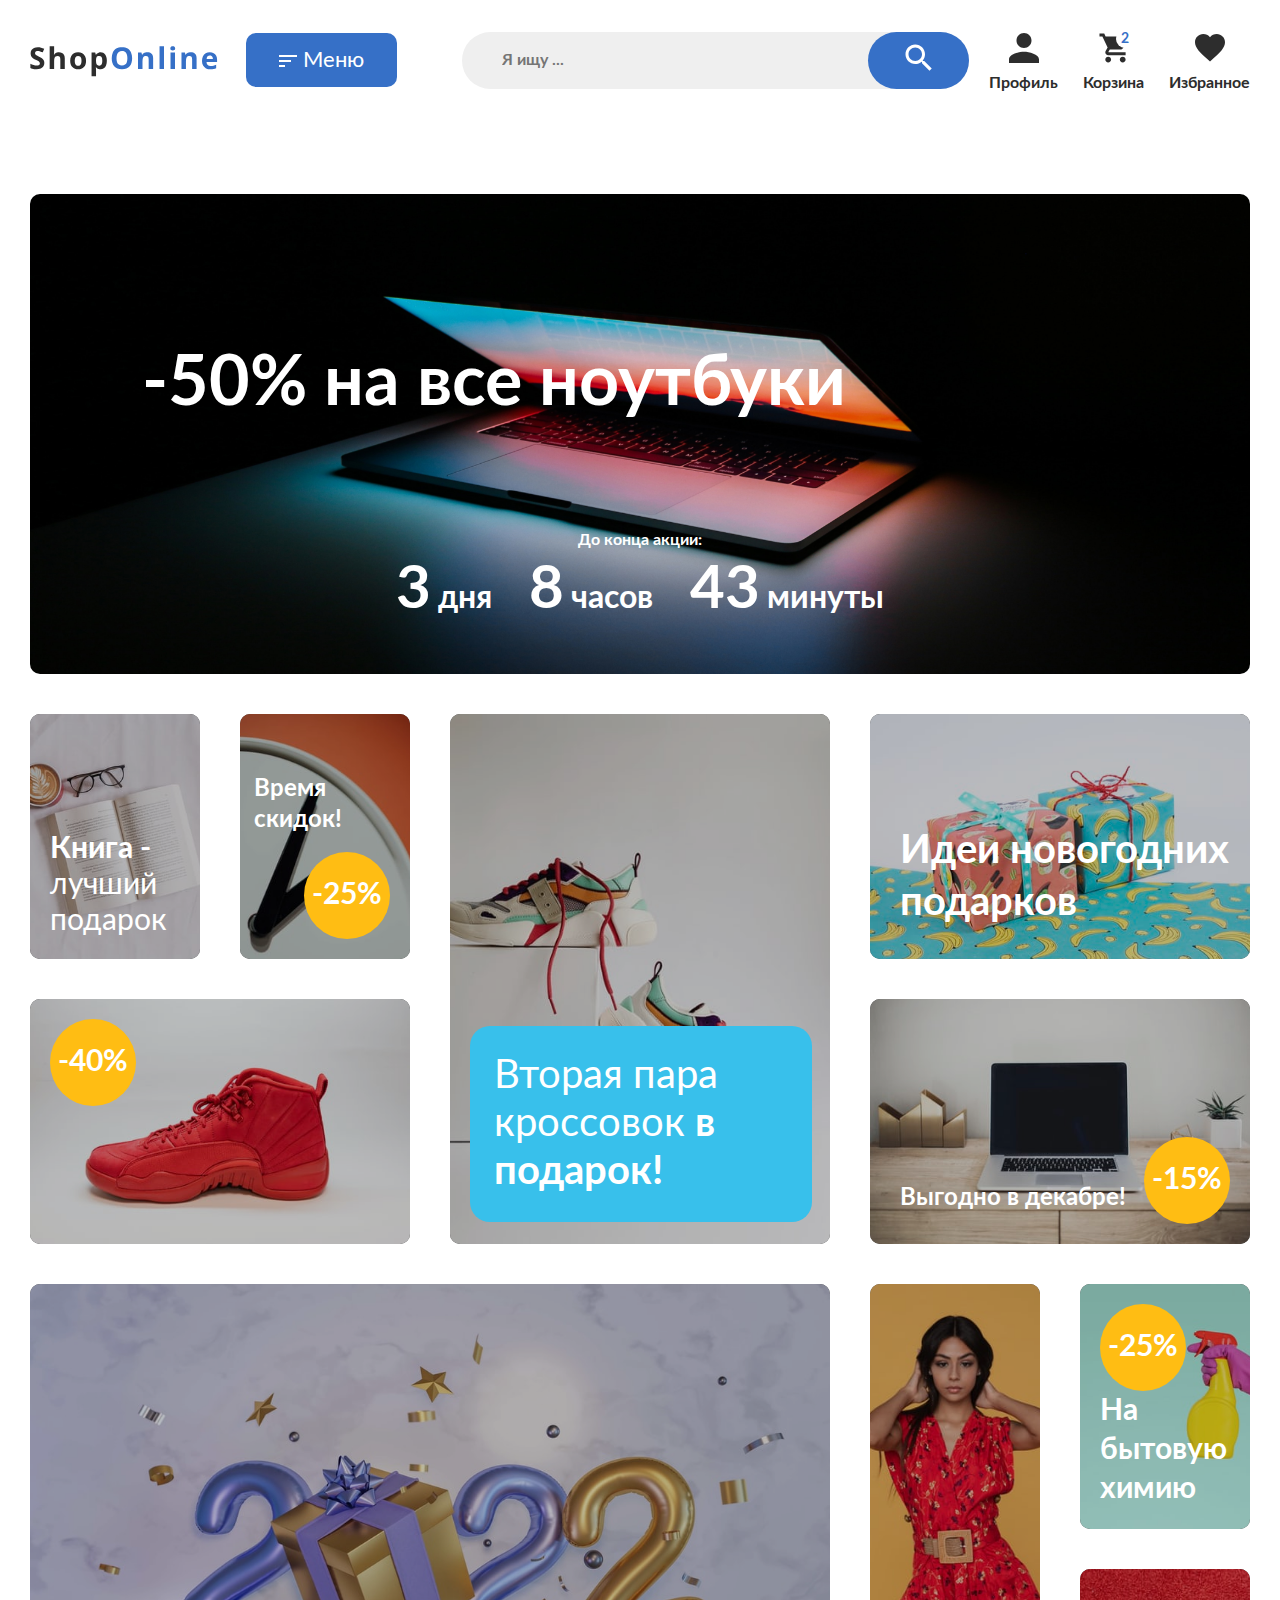
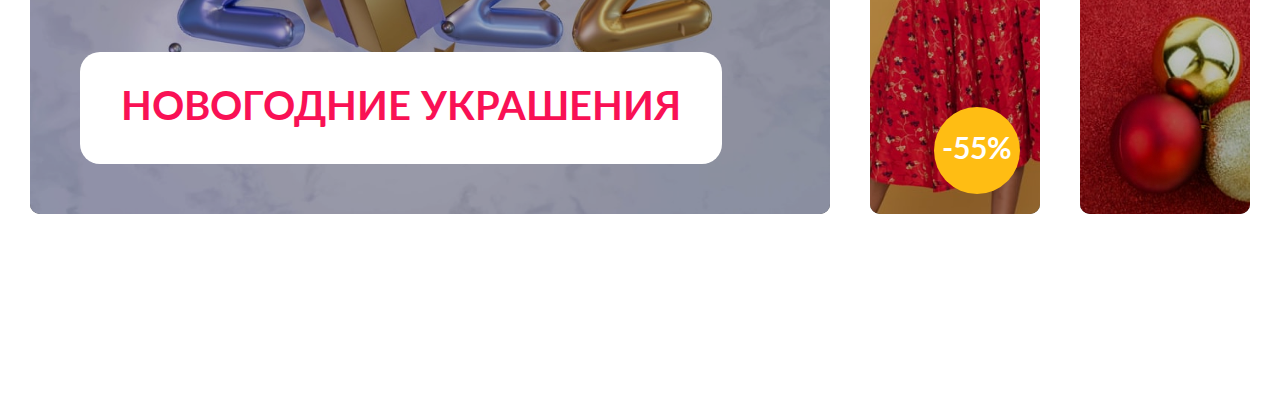
<file: index.html>
<!DOCTYPE html>
<html lang="ru">
<head>
    <meta charset="UTF-8">
    <meta http-equiv="X-UA-Compatible" content="IE=edge">
    <meta name="viewport" content="width=device-width, initial-scale=1.0">
    <link rel="stylesheet" href="style/style.css">
    <title>Проект ShopOnline. Grid</title>
</head>
<body>
    <header class="header">
        <div class="container">
            <div class="header__inner">
                <div class="logo">
                    <img class="logo__img" src="image/logo.svg" alt="Онлайн магазин ShopOnline">
                </div>

                <button class="header__btn-nav" type="button">
                    <svg width="18" height="12" viewBox="0 0 18 12" fill="none" xmlns="http://www.w3.org/2000/svg">
                        <path d="M0 12H6V10H0V12ZM0 0V2H18V0H0ZM0 7H12V5H0V7Z" fill="white"/>
                    </svg>
                    Меню
                </button>

                <form class="header__search">
                    <input class="header__search-input" type="search" placeholder="Я ищу ...">
                    <button class="header__search-btn">
                        <svg width="27" height="27" viewBox="0 0 27 27" fill="none" xmlns="http://www.w3.org/2000/svg">
                            <path d="M19.25 17H18.065L17.645 16.595C19.115 14.885 20 12.665 20 10.25C20 4.865 15.635 0.5 10.25 0.5C4.865 0.5 0.5 4.865 0.5 10.25C0.5 15.635 4.865 20 10.25 20C12.665 20 14.885 19.115 16.595 17.645L17 18.065V19.25L24.5 26.735L26.735 24.5L19.25 17V17ZM10.25 17C6.515 17 3.5 13.985 3.5 10.25C3.5 6.515 6.515 3.5 10.25 3.5C13.985 3.5 17 6.515 17 10.25C17 13.985 13.985 17 10.25 17Z" fill="white"/>
                        </svg>  
                    </button>
                </form>

                <nav class="shop-nav">
                    <ul class="shop-nav__list">
                        <li class="shop-nav__item">
                            <a class="shop-nav__link" href="#">
                                <svg class="shop-nav__icon" width="30" height="30" viewBox="0 0 24 24" fill="currentColor" xmlns="http://www.w3.org/2000/svg">
                                    <path d="M12 12C15.315 12 18 9.315 18 6C18 2.685 15.315 0 12 0C8.685 0 6 2.685 6 6C6 9.315 8.685 12 12 12ZM12 15C7.995 15 0 17.01 0 21V24H24V21C24 17.01 16.005 15 12 15Z"/>
                                </svg>                                    
                                <span class="shop-nav__text">Профиль</span></a>
                            </li>
                        <li class="shop-nav__item basket">
                            <a class="shop-nav__link" href="#">
                                <svg class="shop-nav__icon" width="30" height="30" viewBox="0 0 31 30" fill="currentColor" xmlns="http://www.w3.org/2000/svg">
                                    <path d="M9.5 24C7.85 24 6.515 25.35 6.515 27C6.515 28.65 7.85 30 9.5 30C11.15 30 12.5 28.65 12.5 27C12.5 25.35 11.15 24 9.5 24ZM0.5 0V3H3.5L8.9 14.385L6.875 18.06C6.635 18.48 6.5 18.975 6.5 19.5C6.5 21.15 7.85 22.5 9.5 22.5H27.5V19.5H10.13C9.92 19.5 9.755 19.335 9.755 19.125L9.8 18.945L11.15 16.5H22.325C23.45 16.5 24.44 15.885 24.95 14.955L30.32 5.22C30.44 5.01 30.5 4.755 30.5 4.5C30.5 3.675 29.825 3 29 3H6.815L5.405 0H0.5ZM24.5 24C22.85 24 21.515 25.35 21.515 27C21.515 28.65 22.85 30 24.5 30C26.15 30 27.5 28.65 27.5 27C27.5 25.35 26.15 24 24.5 24Z"/>
                                </svg>
                                <span class="basket__count">2</span>
                                <span class="shop-nav__text">Корзина</span></a></li>
                        <li class="shop-nav__item">
                            <a class="shop-nav__link" href="#">
                                <svg class="shop-nav__icon" width="30" height="30" viewBox="0 0 30 29" fill="currentColor" xmlns="http://www.w3.org/2000/svg">
                                    <path d="M15 28.025L12.825 26.045C5.1 19.04 0 14.42 0 8.75C0 4.13 3.63 0.5 8.25 0.5C10.86 0.5 13.365 1.715 15 3.635C16.635 1.715 19.14 0.5 21.75 0.5C26.37 0.5 30 4.13 30 8.75C30 14.42 24.9 19.04 17.175 26.06L15 28.025Z"/>
                                </svg>
                                <span class="shop-nav__text">Избранное</span></a></li>
                    </ul>
                </nav>
            </div>
        </div>
    </header>

    <main class="main">
        <section class="promo">
            <div class="container">
                <ul class="promo__list">
                    <li class="promo__item promo__item1">
                        <div class="promo__item1-info">
                            <a class="promo__item1-link" href="#">-50% на все ноутбуки</a>
                        </div>
                        <div class="promo__item1-count">
                            <p class="promo__item1-count-end">До конца акции:</p>

                            <span class="promo__item1-count-number">3</span>
                            <span class="promo__item1-count-interval">дня</span>
                            <span class="promo__item1-count-number">8</span>
                            <span class="promo__item1-count-interval">часов</span>
                            <span class="promo__item1-count-number">43</span>
                            <span class="promo__item1-count-interval">минуты</span>
                        </div>
                    </li>

                    <li class="promo__item promo__item2">
                        <a class="promo__link" href="#">
                            <img class="promo__img" src="image/promo/item02.jpg" alt="">
                            <p class="promo__item2-text">Книга - <span class="promo__item2-text_normal">лучший подарок</span></p>
                        </a>
                    </li>


                    <li class="promo__item promo__item3">
                        <a class="promo__link" href="#">
                            <img class="promo__img" src="image/promo/item03.jpeg" alt="">
                            <p class="promo__item3-text">Время скидок!</p>
                            <span class="discount__ball-bottom">-25%</span>
                        </a>
                    </li>

                    <li class="promo__item promo__item4">
                        <a class="promo__link" href="#">
                            <img class="promo__img" src="image/promo/item04.jpg" alt="">
                            <span class="discount__ball-top">-40%</span>
                        </a>
                    </li>

                    <li class="promo__item promo__item5">
                        <a class="promo__link" href="#">
                            <img class="promo__img" src="image/promo/item05.jpg" alt="">
                            <p class="promo__item5-text">Вторая пара кроссовок <span class="promo__item5-text_bold">в подарок!</span></p>                        </a>
                    </li>

                    <li class="promo__item promo__item6">
                        <a class="promo__link" href="#">
                            <img class="promo__img" src="image/promo/item06.jpg" alt="">
                            <p class="promo__item6-text">Идеи новогодних подарков</p>                        
                        </a>
                    </li>

                    <li class="promo__item promo__item7">
                        <a class="promo__link" href="#">
                            <img class="promo__img" src="image/promo/item07.jpg" alt="">
                            <p class="promo__item7-text">Выгодно в декабре!</p>
                            <span class="discount__ball-bottom">-15%</span>                       
                        </a>
                    </li>

                    <li class="promo__item promo__item8">
                        <a class="promo__link promo__item8-link" href="#">
                            <img class="promo__img" src="image/promo/item08.jpg" alt="">
                            <span class="promo__item8-text">Новогодние украшения</span>                       
                        </a>
                    </li>


                    <li class="promo__item promo__item9">
                        <a class="promo__link" href="#">
                            <img class="promo__img" src="image/promo/item09.jpg" alt="">
                            <span class="discount__ball-bottom">-55%</span>
                        </a>
                    </li>

                    <li class="promo__item promo__item10">
                        <a class="promo__link" href="#">
                            <img class="promo__img" src="image/promo/item10.jpg" alt="">
                            <p class="promo__item10-text">На бытовую химию</p> 
                            <span class="discount__ball-top">-25%</span>                     
                        </a>
                    </li>

                    <li class="promo__item promo__item11">
                        <a class="promo__link" href="#">
                            <img class="promo__img" src="image/promo/item11.jpg" alt="">
                        </a>
                    </li>
                </ul>
            </div>
        </section>


    </main>
</body>
</html>
</file>
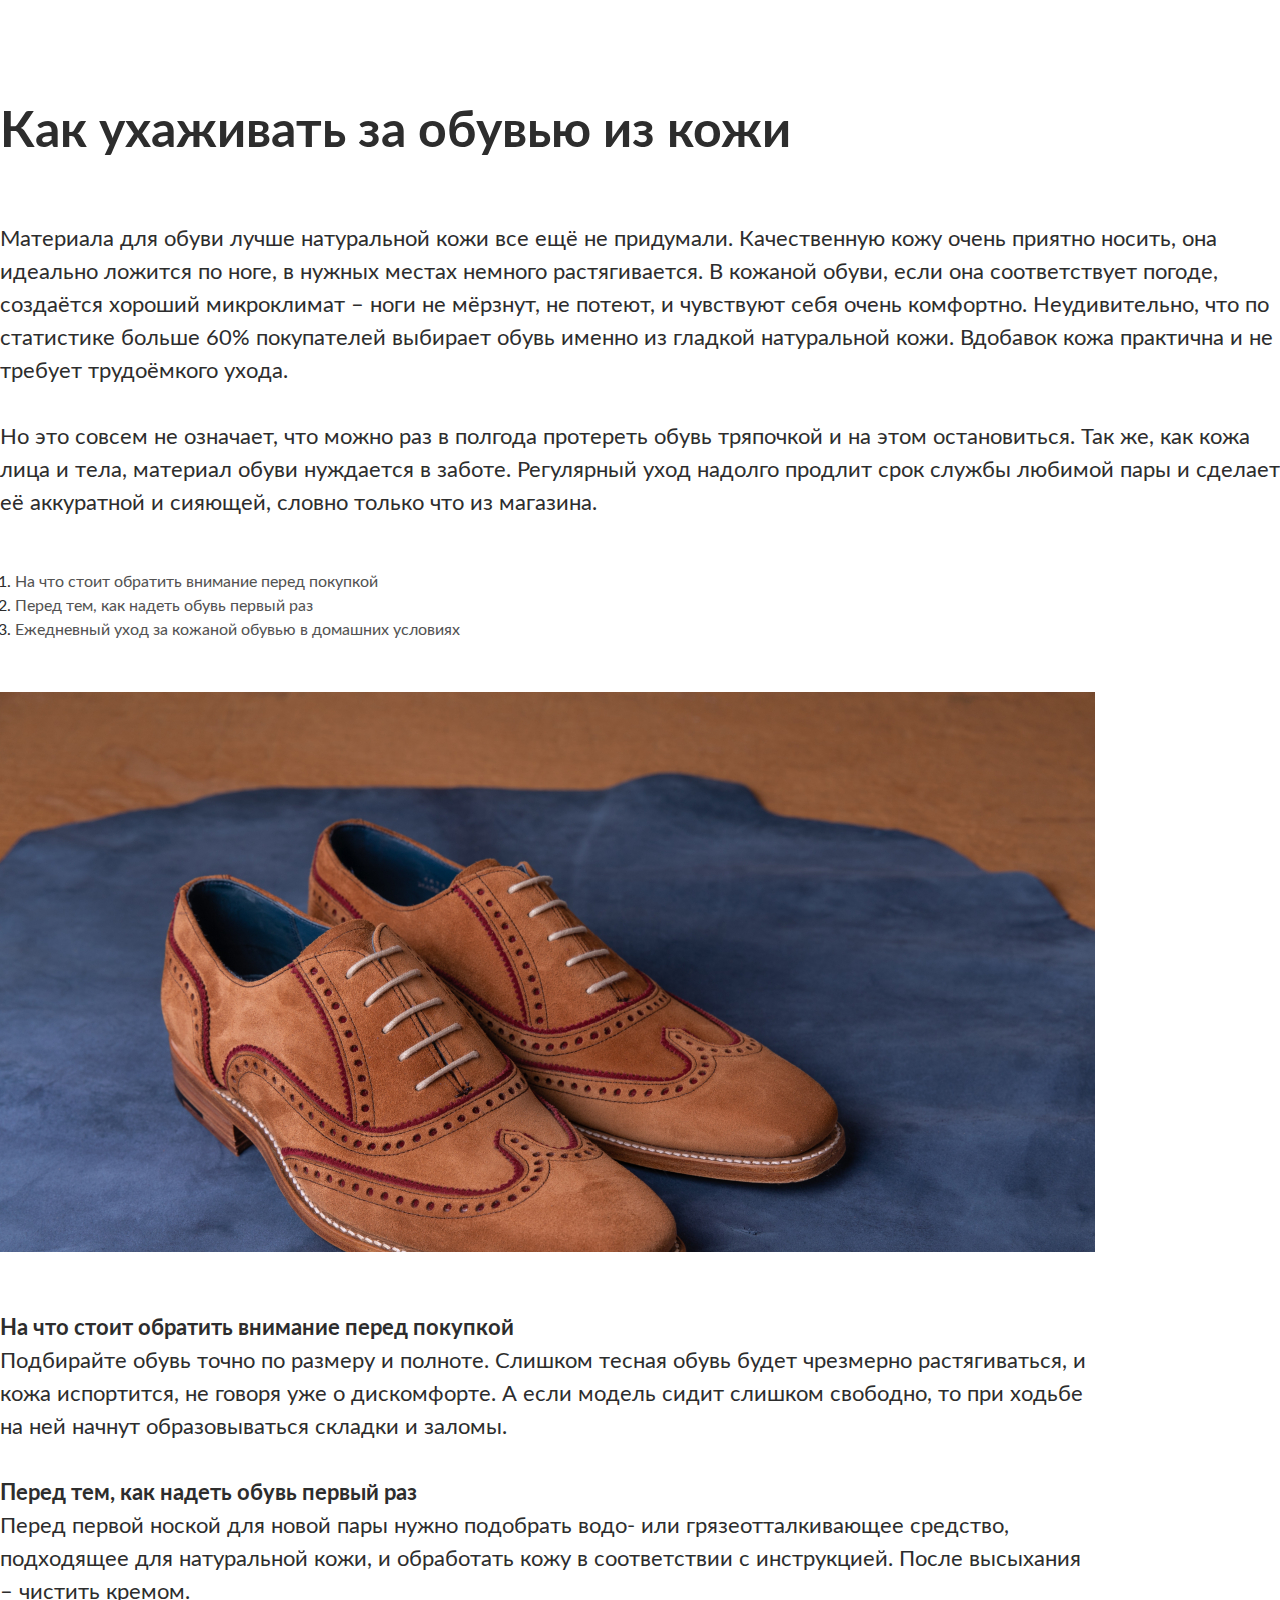
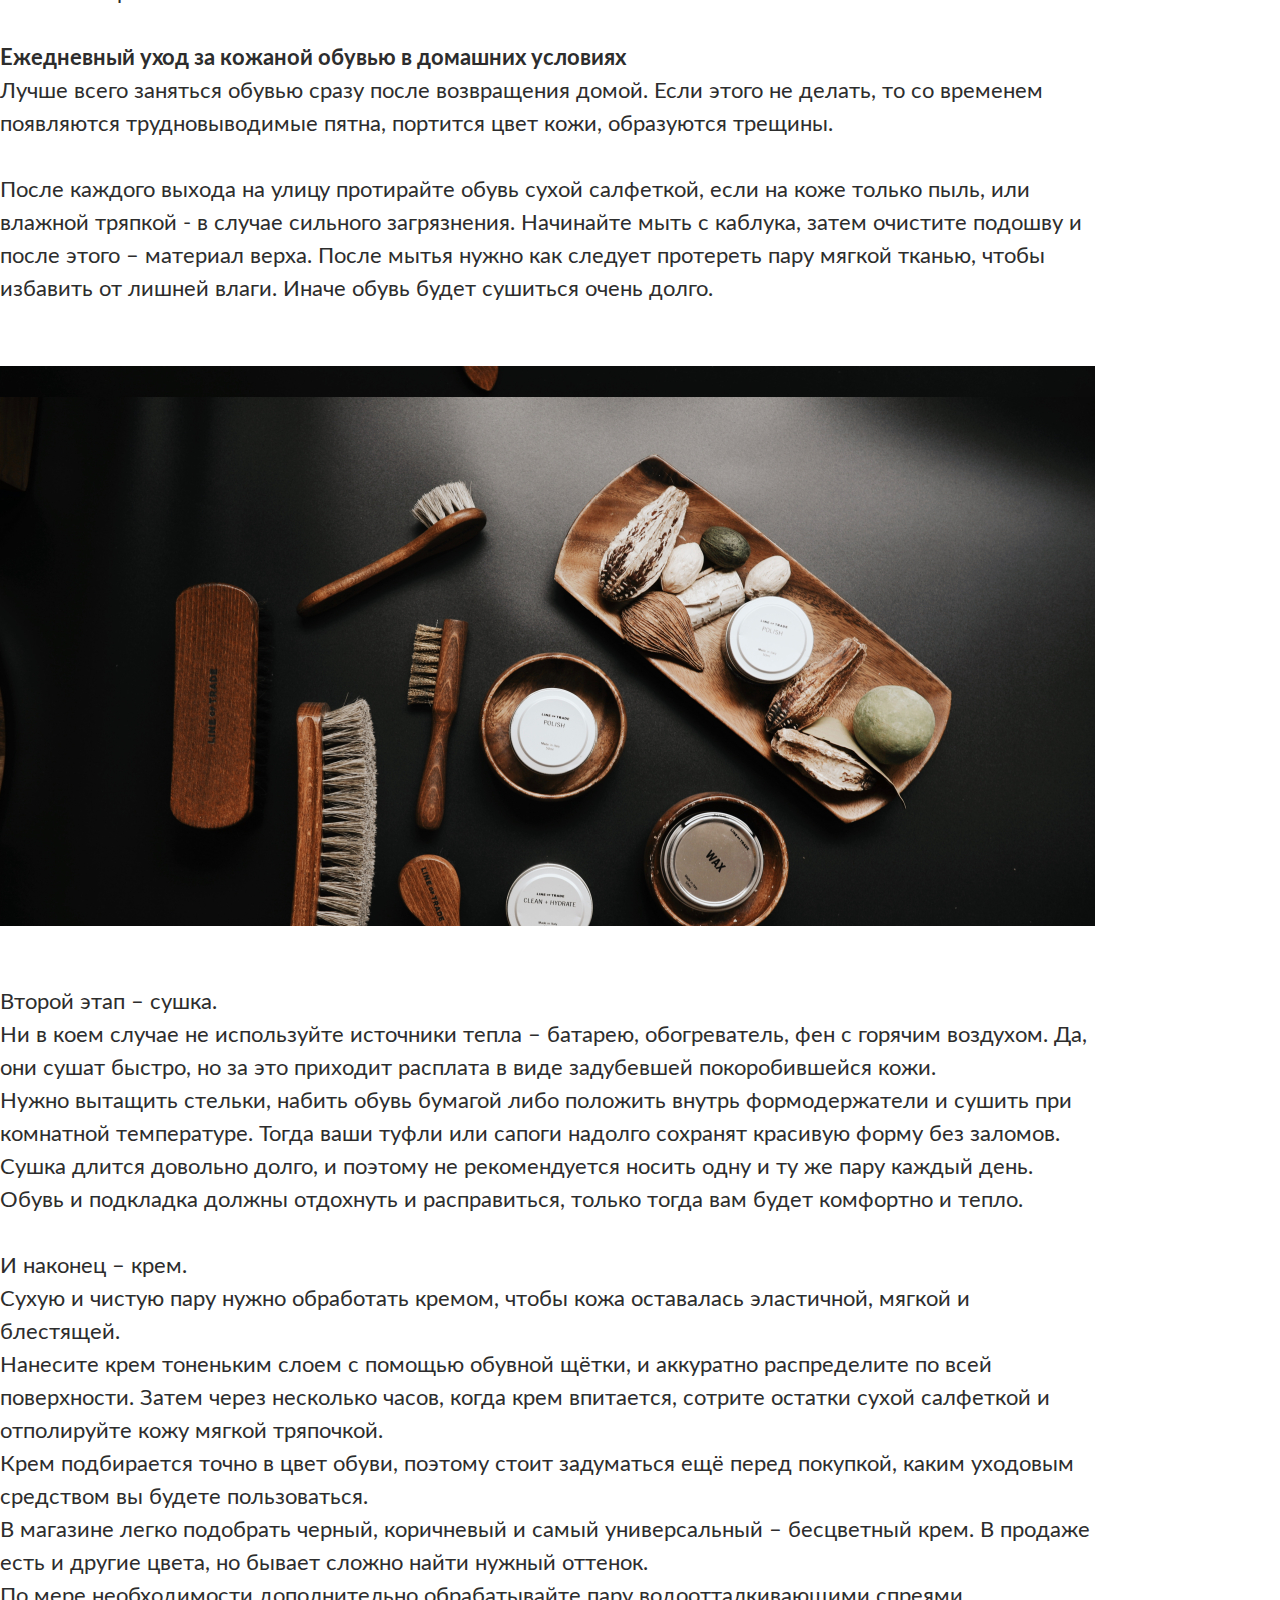
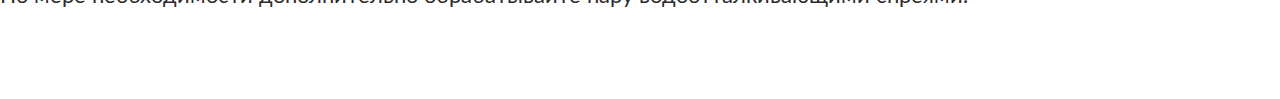
<file: article.html>
<!DOCTYPE html>
<html lang="ru">
<head>
    <meta charset="UTF-8">
    <meta http-equiv="X-UA-Compatible" content="IE=edge">
    <meta name="viewport" content="width=device-width, initial-scale=1.0">
    <link rel="preload" href="fonts/lato-regular.woff2" as="font" type="font/woff2" crossorigin>
    <link rel="preload" href="fonts/lato-bold.woff2" as="font" type="font/woff2" crossorigin>
    <title>Как ухаживать за обувью из кожи</title>
    <link rel="stylesheet" href="style/style.css">
</head>
<body>
    <article class="article">
        <div class="wrapper">
            <h1 class="article__main-title">Как ухаживать за обувью из кожи</h1>
  
            <p class="article__text">Материала для обуви лучше натуральной кожи все ещё не придумали. Качественную кожу очень приятно носить, она идеально ложится по ноге, в нужных местах немного растягивается. В кожаной обуви, если она соответствует погоде, создаётся хороший микроклимат – ноги не мёрзнут, не потеют, и чувствуют себя очень комфортно. Неудивительно, что по статистике больше 60% покупателей выбирает обувь именно из гладкой натуральной кожи. Вдобавок кожа практична и не требует трудоёмкого ухода.</p>
            <p class="article__text">Но это совсем не означает, что можно раз в полгода протереть обувь тряпочкой и на этом остановиться. Так же, как кожа лица и тела, материал обуви нуждается в заботе. Регулярный уход надолго продлит срок службы любимой пары и сделает её аккуратной и сияющей, словно только что из магазина.</p>
   
        <nav class="nav">
            <ol class="nav__list">
                <li><a class="nav__link" href="#attention">На что стоит обратить внимание перед покупкой</a></li>
                <li><a class="nav__link" href="#before">Перед тем, как надеть обувь первый раз</a></li>
                <li><a class="nav__link" href="#care">Ежедневный уход за кожаной обувью в домашних условиях</a></li>
            </ol>
        </nav>

        <div class="box">

        <section class="section">
            <img class="image" src="image/shoes.jpg"  height="560" alt="Классический пример обуви из кожи">
            <h2 id="attention" class="section__title-bold">На что стоит обратить внимание перед покупкой</h2>
            <p class="section__text">Подбирайте обувь точно по размеру и полноте. Слишком тесная обувь будет чрезмерно растягиваться, и кожа испортится, не говоря уже о дискомфорте. А если модель сидит слишком свободно, то при ходьбе на ней начнут образовываться складки и заломы. </p> 
        </section>

        <section class="section">
            <h2 id="before" class="section__title-bold">Перед тем, как надеть обувь первый раз </h2>    
            <p class="section__text">Перед первой ноской для новой пары нужно подобрать водо- или грязеотталкивающее средство, подходящее для натуральной кожи, и обработать кожу в соответствии с инструкцией. После высыхания – чистить кремом.</p> 
        </section>

        <section class="section">
            <h2 id="care" class="section__title-bold">Ежедневный уход за кожаной обувью в домашних условиях</h2>
            <p class="section__text-xl-p">Лучше всего заняться обувью сразу после возвращения домой. Если этого не делать, то со временем появляются трудновыводимые пятна, портится цвет кожи, образуются трещины.</p> 
            <p class="section__text">После каждого выхода на улицу протирайте обувь сухой салфеткой, если на коже только пыль, или влажной тряпкой - в случае сильного загрязнения. Начинайте мыть с каблука, затем очистите подошву и после этого – материал верха. После мытья нужно как следует протереть пару мягкой тканью, чтобы избавить от лишней влаги. Иначе обувь будет сушиться очень долго.</p>
            <img class="image" src="image/kit.jpg"  height="560" alt="Наборы по уходу за обувью">
        

            <section class="section">
                <h3 class="section__title-regular">Второй этап – сушка.</h3> 

                <p class="section__text-alt">Ни в коем случае не используйте источники тепла – батарею, обогреватель, фен с горячим воздухом. Да, они сушат быстро, но за это приходит расплата в виде задубевшей покоробившейся кожи.</p>
                <p class="section__text-alt">Нужно вытащить стельки, набить обувь бумагой либо положить внутрь формодержатели и сушить при комнатной температуре. Тогда ваши туфли или сапоги надолго сохранят красивую форму без заломов.</p>
                <p class="section__text-alt">Сушка длится довольно долго, и поэтому не рекомендуется носить одну и ту же пару каждый день. Обувь и подкладка должны отдохнуть и расправиться, только тогда вам будет комфортно и тепло.</p> 
            </section>
 
            <section class="section">
                <h3 class="section__title-regular">И наконец – крем.</h3>

                <p class="section__text-alt">Сухую и чистую пару нужно обработать кремом, чтобы кожа оставалась эластичной, мягкой и блестящей.</p>
                <p class="section__text-alt">Нанесите крем тоненьким слоем с помощью обувной щётки, и аккуратно распределите по всей поверхности. Затем через несколько часов, когда крем впитается, сотрите остатки сухой салфеткой и отполируйте кожу мягкой тряпочкой. </p>
                <p class="section__text-alt">Крем подбирается точно в цвет обуви, поэтому стоит задуматься ещё перед покупкой, каким уходовым средством вы будете пользоваться.</p>
                <p class="section__text-alt">В магазине легко подобрать черный, коричневый и самый универсальный – бесцветный крем. В продаже есть и другие цвета, но бывает сложно найти нужный оттенок.</p>
                <p class="section__text-alt">По мере необходимости дополнительно обрабатывайте пару водоотталкивающими спреями.</p>
            </section>
        </section>
        </div>
        </div>
    </article>
    
</body>
</html>
</file>
<file: style/style.css>
@import url(normalize.css);
@import url(global.css);
@import url(fonts.css);
@import url(var.css);
@import url(blocks.css);
@import url(header.css);
@import url(article.css);
@import url(nav.css);
@import url(promo.css);
@import url(section.css);
@import url(media.css);
</file>
